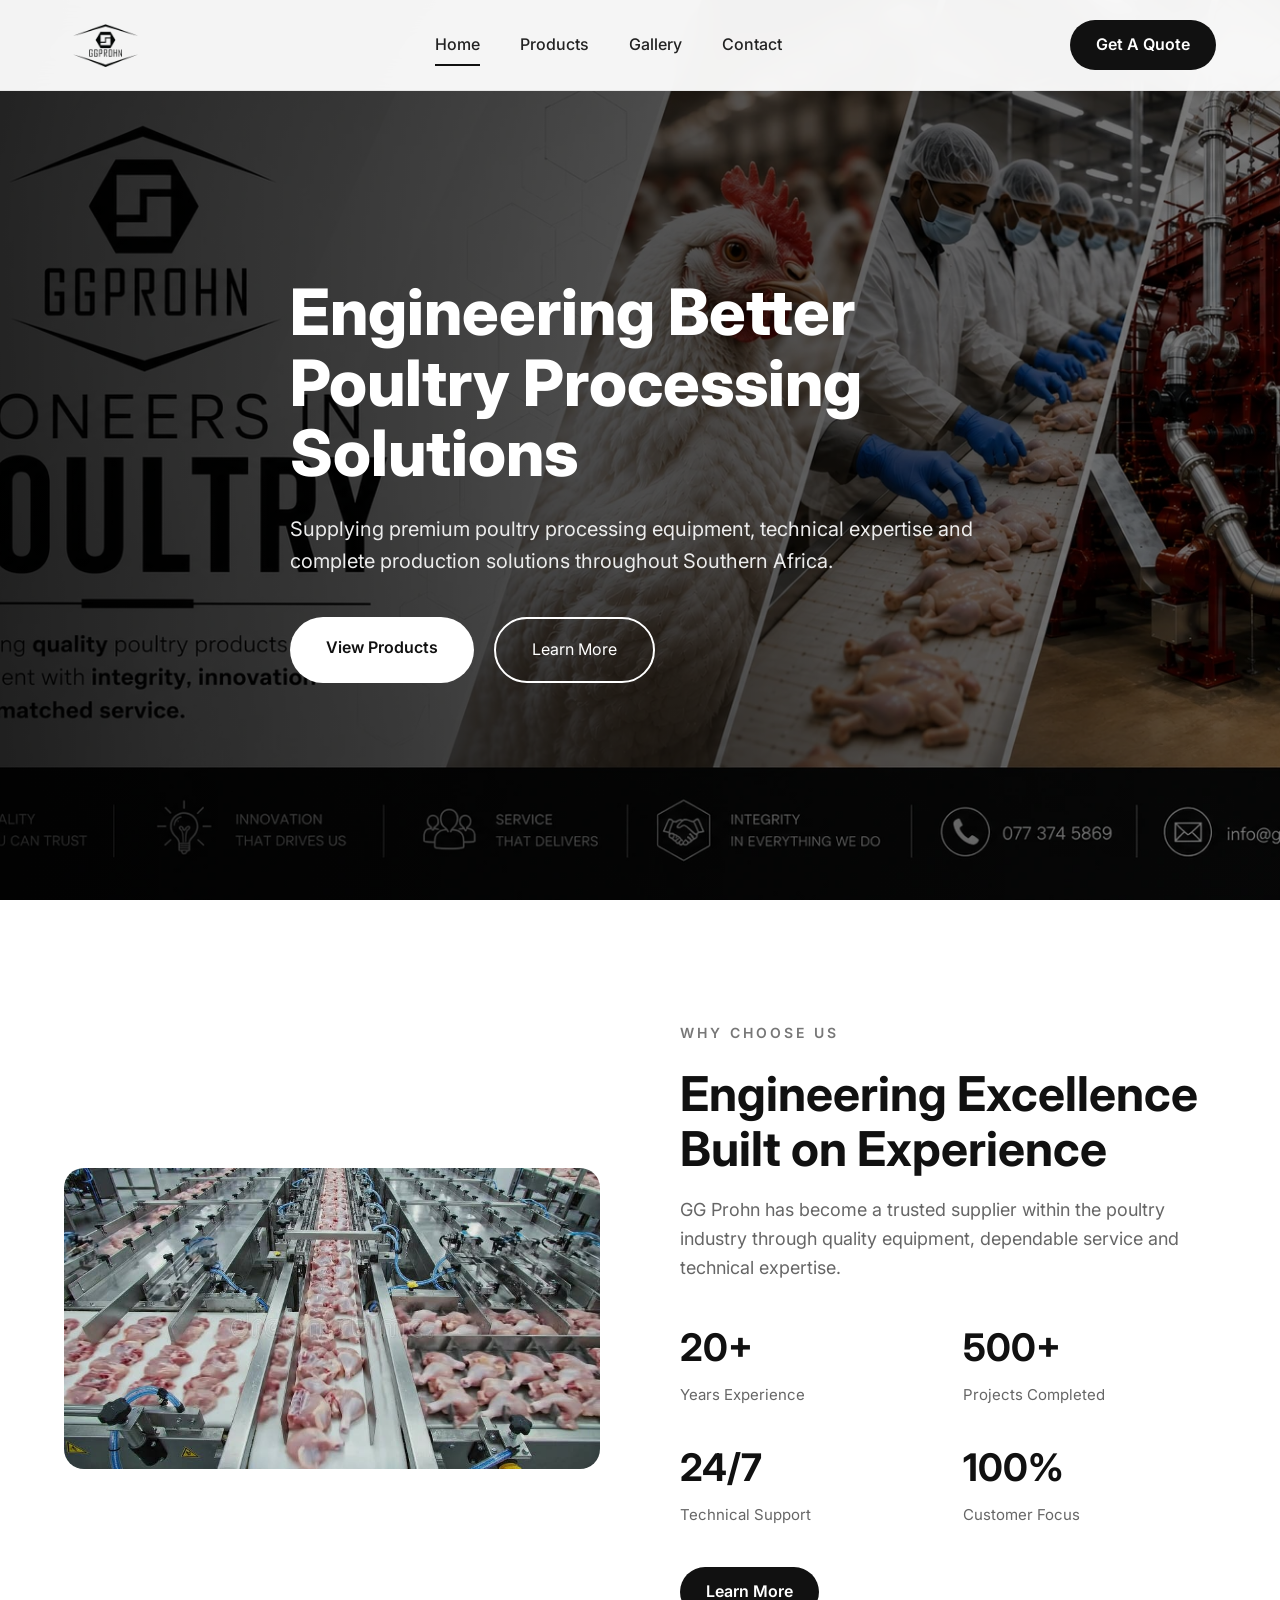
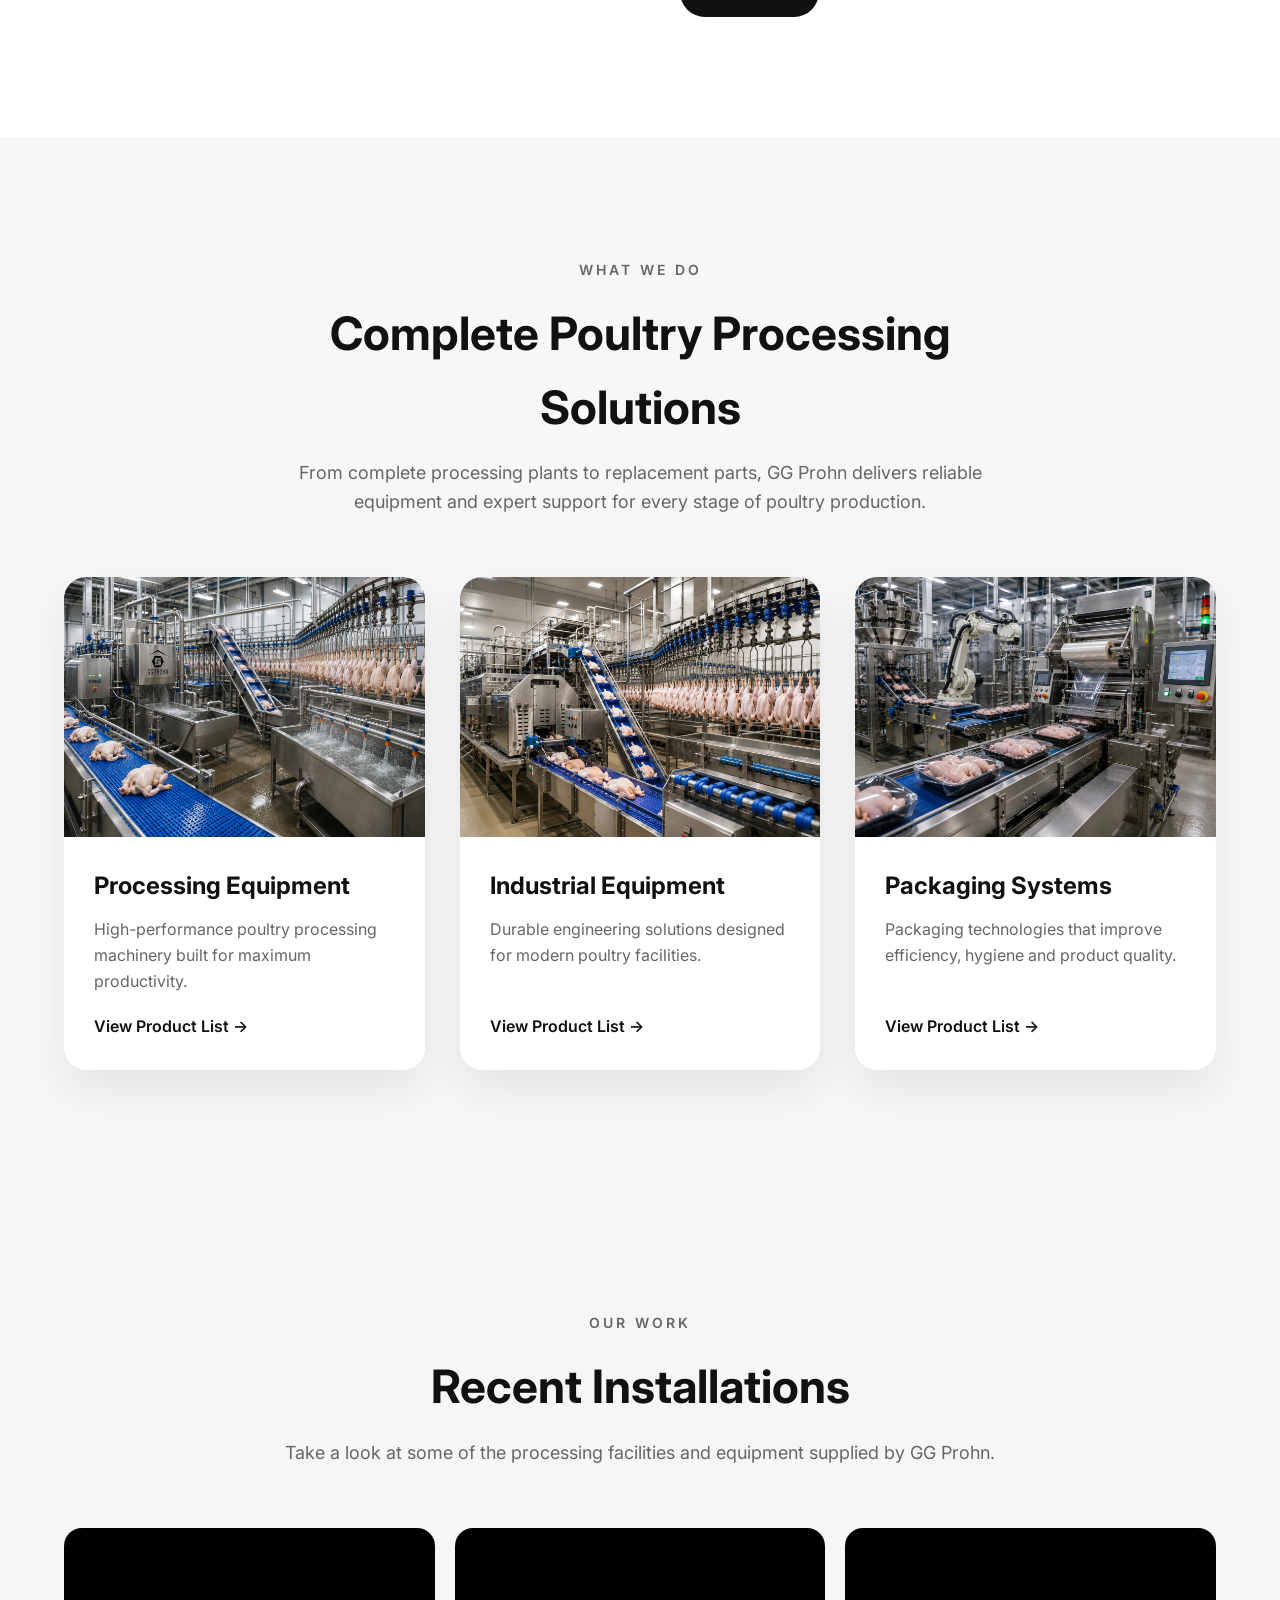
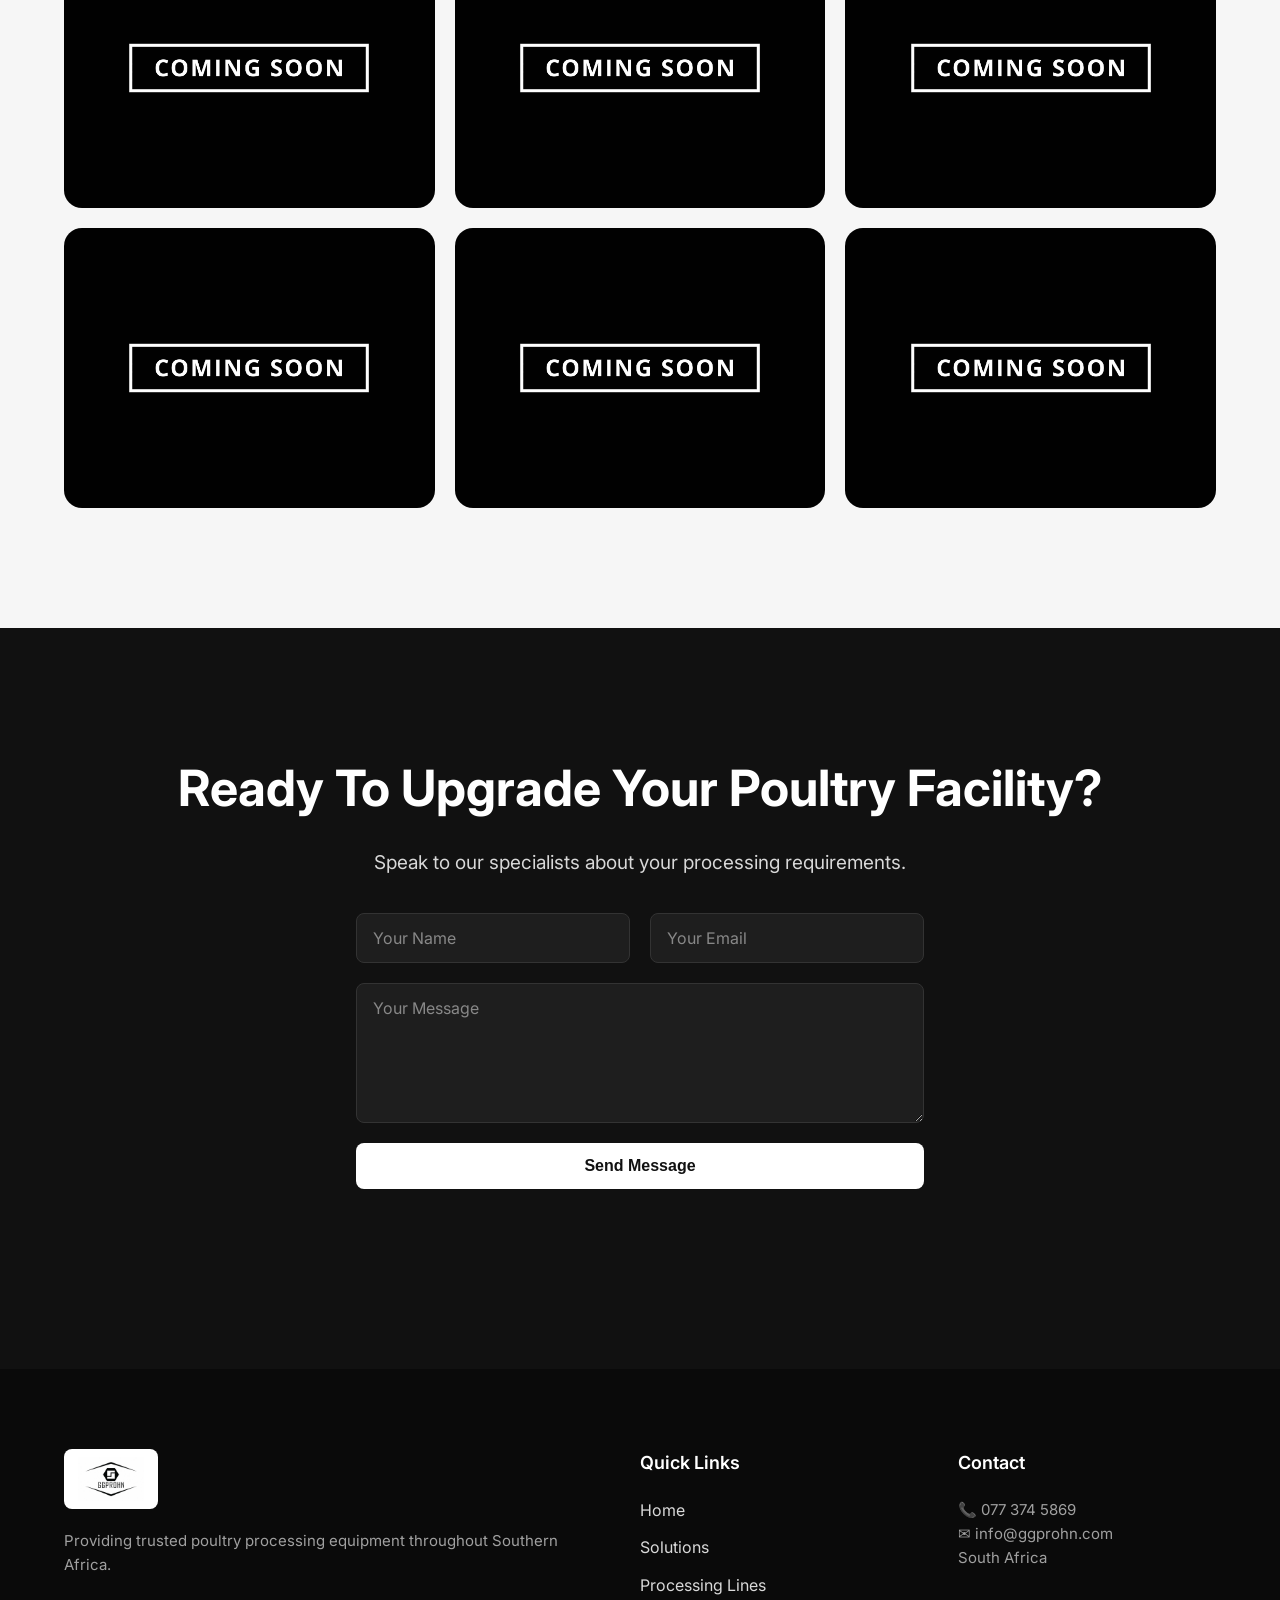
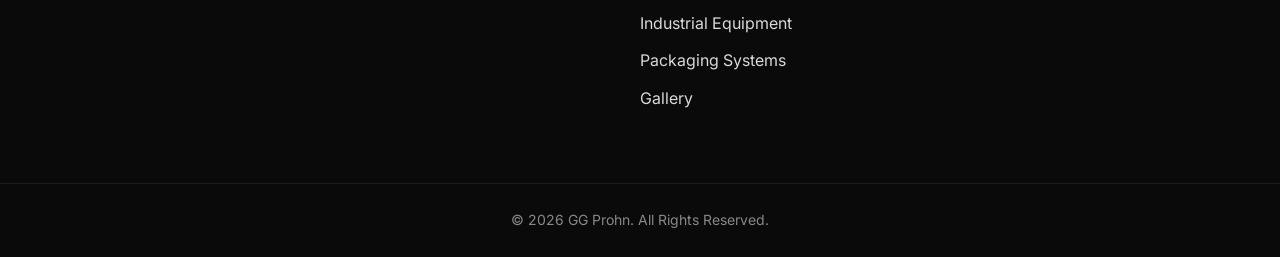
<file: web/index.html>
<!DOCTYPE html>
<html lang="en">

<head>
    <meta charset="UTF-8">
    <meta name="viewport" content="width=device-width, initial-scale=1.0">
    <title>GG Prohn | Poultry Processing Solutions</title>
    <link rel="preconnect" href="https://fonts.googleapis.com">
    <link rel="preconnect" href="https://fonts.gstatic.com" crossorigin>
    <link href="https://fonts.googleapis.com/css2?family=Inter:wght@300;400;500;600;700;800&display=swap"
        rel="stylesheet">
    <link rel="stylesheet" href="css/style.css">
    <link rel="stylesheet" href="https://cdnjs.cloudflare.com/ajax/libs/font-awesome/6.4.0/css/all.min.css">
    <link rel="icon" type="image/x-icon" href="images/logo.ico">
    <base target="_self">
</head>

<body>

    <!-- NAVIGATION -->
    <header>
        <div class="container">
            <a href="index.html" class="logo">
                <img src="images/TLogo.webp" alt="GG Prohn Logo">
            </a>
            <nav id="nav-menu">
                <ul>
                    <li><a href="index.html" class="active">Home</a></li>
                    <li><a href="#solutions">Products</a></li>
                    <li><a href="#gallery">Gallery</a></li>
                    <li><a href="#contact">Contact</a></li>
                </ul>
            </nav>
            <div class="header-actions">
                <a href="#contact" class="btn-nav">Get A Quote</a>
                <button class="mobile-toggle" id="mobile-toggle" aria-label="Toggle Navigation">
                    <i class="fa-solid fa-bars"></i>
                </button>
            </div>
        </div>
    </header>

    <!-- HERO -->
    <section class="hero">
        <div class="overlay"></div>
        <div class="container hero-content">
            <h1>Engineering Better Poultry Processing Solutions</h1>
            <p>Supplying premium poultry processing equipment, technical expertise and complete production solutions
                throughout Southern Africa.</p>
            <div class="hero-buttons">
                <a href="#solutions" class="btn-dark">View Products</a>
                <a href="#contact" class="btn-outline">Learn More</a>
            </div>
        </div>
    </section>

    <!-- WHY CHOOSE US -->
    <section class="why-us">
        <div class="container why-grid">
            <div class="why-image">
                <img src="images/factory.jpg" alt="Factory">
            </div>
            <div class="why-content">
                <span>WHY CHOOSE US</span>
                <h2>Engineering Excellence Built on Experience</h2>
                <p>GG Prohn has become a trusted supplier within the poultry industry through quality equipment,
                    dependable service and technical expertise.</p>
                <div class="features">
                    <div>
                        <h3>20+</h3>
                        <p>Years Experience</p>
                    </div>
                    <div>
                        <h3>500+</h3>
                        <p>Projects Completed</p>
                    </div>
                    <div>
                        <h3>24/7</h3>
                        <p>Technical Support</p>
                    </div>
                    <div>
                        <h3>100%</h3>
                        <p>Customer Focus</p>
                    </div>
                </div>
                <a href="#solutions" class="btn-nav">Learn More</a>
            </div>
        </div>
    </section>

    <!-- FEATURED SOLUTIONS / WHAT WE DO -->
    <section class="solutions" id="solutions">
        <div class="container">
            <div class="section-title">
                <span>WHAT WE DO</span>
                <h2>Complete Poultry Processing Solutions</h2>
                <p>From complete processing plants to replacement parts, GG Prohn delivers reliable equipment and expert
                    support for every stage of poultry production.</p>
            </div>

            <div class="solution-grid">
                <a href="webpages/processing-equipment.html" class="solution-card">
                    <img src="images/processing.webp" alt="Processing Equipment">
                    <div class="solution-content">
                        <h3>Processing Equipment</h3>
                        <p>High-performance poultry processing machinery built for maximum productivity.</p>
                        <span class="solution-link">View Product List &rarr;</span>
                    </div>
                </a>

                <a href="webpages/industrial-equipment.html" class="solution-card">
                    <img src="images/industrial.webp" alt="Industrial Equipment">
                    <div class="solution-content">
                        <h3>Industrial Equipment</h3>
                        <p>Durable engineering solutions designed for modern poultry facilities.</p>
                        <span class="solution-link">View Product List &rarr;</span>
                    </div>
                </a>

                <a href="webpages/packaging-systems.html" class="solution-card">
                    <img src="images/packaging.webp" alt="Packaging Systems">
                    <div class="solution-content">
                        <h3>Packaging Systems</h3>
                        <p>Packaging technologies that improve efficiency, hygiene and product quality.</p>
                        <span class="solution-link">View Product List &rarr;</span>
                    </div>
                </a>
            </div>
        </div>
    </section>

    <!-- PROJECT GALLERY -->
    <section class="gallery" id="gallery">
        <div class="container">
            <div class="section-title">
                <span>OUR WORK</span>
                <h2>Recent Installations</h2>
                <p>Take a look at some of the processing facilities and equipment supplied by GG Prohn.</p>
            </div>
            <div class="gallery-grid">
                <img src="images/coming-soon.jpg" alt="Gallery Installation 1">
                <img src="images/coming-soon.jpg" alt="Gallery Installation 2">
                <img src="images/coming-soon.jpg" alt="Gallery Installation 3">
                <img src="images/coming-soon.jpg" alt="Gallery Installation 4">
                <img src="images/coming-soon.jpg" alt="Gallery Installation 5">
                <img src="images/coming-soon.jpg" alt="Gallery Installation 6">
            </div>
        </div>
    </section>

    <!-- CTA -->
    <section class="cta-dark" id="contact">
        <div class="container">
            <h2>Ready To Upgrade Your Poultry Facility?</h2>
            <p>Speak to our specialists about your processing requirements.</p>
            <form id="contact-form">
                <div class="form-row">
                    <input type="text" name="name" placeholder="Your Name" required>
                    <input type="email" name="email" placeholder="Your Email" required>
                </div>
                <textarea name="message" placeholder="Your Message" required></textarea>
                <button type="submit" class="btn-light">Send Message</button>
                <div id="form-status"></div>
            </form>
        </div>
    </section>

    <!-- FOOTER -->
    <footer>
        <div class="container footer-grid">
            <div>
                <img src="images/logo.webp" alt="GG Prohn Logo" class="footer-logo">
                <p>Providing trusted poultry processing equipment throughout Southern Africa.</p>
            </div>

            <div>
                <h3>Quick Links</h3>
                <a href="index.html">Home</a>
                <a href="index.html#solutions">Solutions</a>
                <a href="webpages/processing-equipment.html">Processing Lines</a>
                <a href="webpages/industrial-equipment.html">Industrial Equipment</a>
                <a href="webpages/packaging-systems.html">Packaging Systems</a>
                <a href="index.html#gallery">Gallery</a>
            </div>

            <div>
                <h3>Contact</h3>
                <p>📞 077 374 5869</p>
                <p>✉ info@ggprohn.com</p>
                <p>South Africa</p>
            </div>
        </div>

        <div class="copyright">
            © 2026 GG Prohn. All Rights Reserved.
        </div>
    </footer>

    <script src="scripts/main.js"></script>
</body>

</html>
</file>
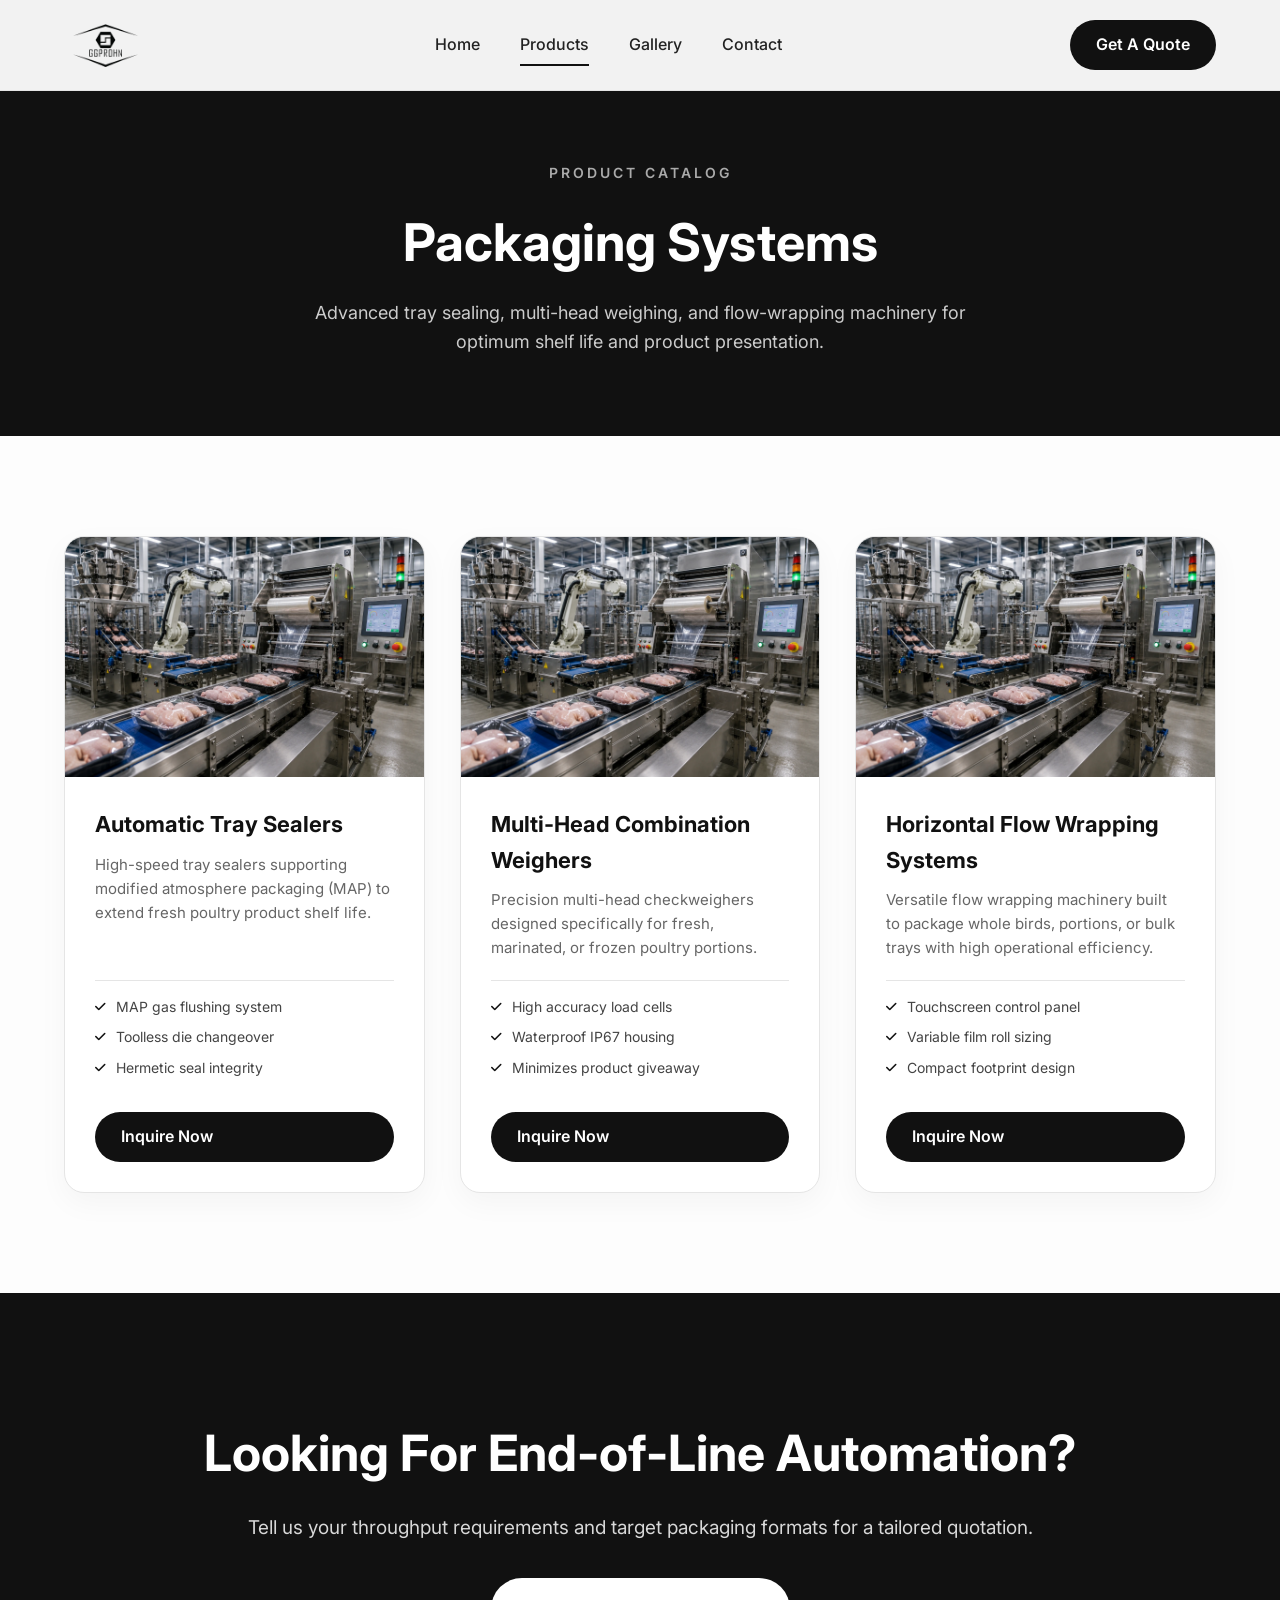
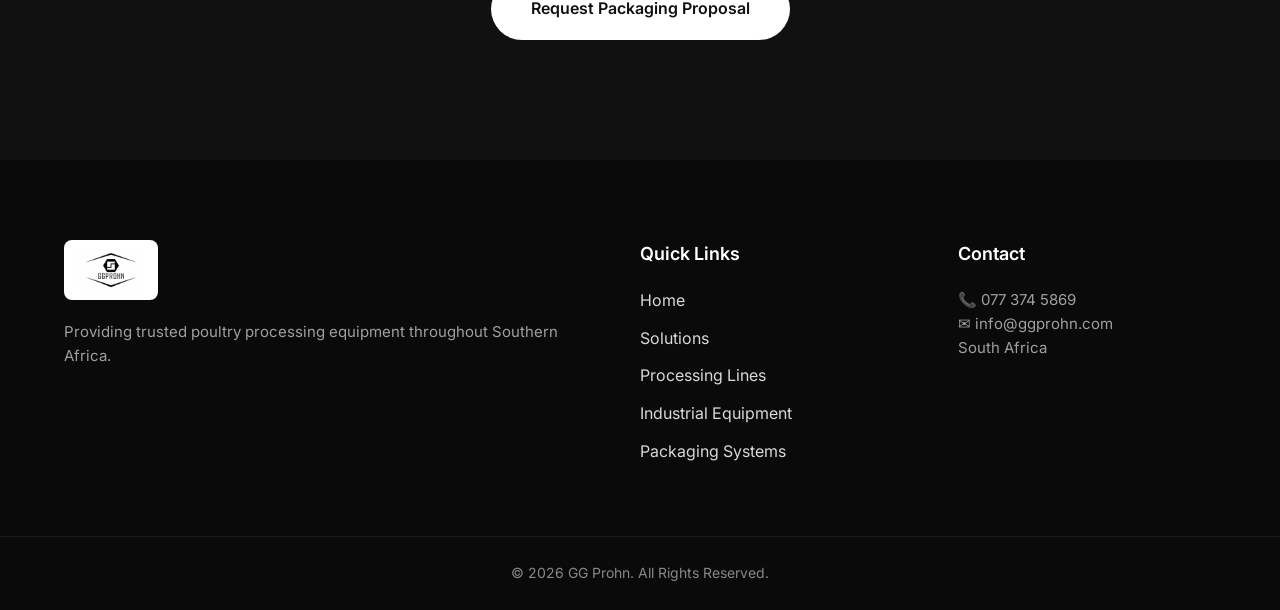
<file: web/packaging-systems.html>
<!DOCTYPE html>
<html lang="en">
<head>
    <meta charset="UTF-8">
    <meta name="viewport" content="width=device-width, initial-scale=1.0">
    <title>Packaging Systems | GG Prohn</title>
    <link rel="preconnect" href="https://fonts.googleapis.com">
    <link rel="preconnect" href="https://fonts.gstatic.com" crossorigin>
    <link href="https://fonts.googleapis.com/css2?family=Inter:wght@300;400;500;600;700;800&display=swap" rel="stylesheet">
    <link rel="stylesheet" href="css/style.css">
    <link rel="stylesheet" href="https://cdnjs.cloudflare.com/ajax/libs/font-awesome/6.4.0/css/all.min.css">
    <link rel="icon" type="image/x-icon" href="images/logo.ico">
</head>
<body>

    <!-- NAVIGATION -->
    <header>
        <div class="container">
            <a href="index.html" class="logo">
                <img src="images/TLogo.webp" alt="GG Prohn Logo">
            </a>
            <nav id="nav-menu">
                <ul>
                    <li><a href="index.html">Home</a></li>
                    <li><a href="index.html#solutions" class="active">Products</a></li>
                    <li><a href="index.html#gallery">Gallery</a></li>
                    <li><a href="#contact">Contact</a></li>
                </ul>
            </nav>
            <div class="header-actions">
                <a href="#contact" class="btn-nav">Get A Quote</a>
                <button class="mobile-toggle" id="mobile-toggle" aria-label="Toggle Navigation">
                    <i class="fa-solid fa-bars"></i>
                </button>
            </div>
        </div>
    </header>

    <!-- PAGE HEADER -->
    <section class="page-header">
        <div class="container">
            <span>Product Catalog</span>
            <h1>Packaging Systems</h1>
            <p>Advanced tray sealing, multi-head weighing, and flow-wrapping machinery for optimum shelf life and product presentation.</p>
        </div>
    </section>

    <!-- PRODUCT LISTING -->
    <section class="product-page-section">
        <div class="container">
            <div class="product-list-grid">
                
                <div class="product-item-card">
                    <img src="images/packaging.webp" alt="Tray Sealing Machines" class="product-item-img">
                    <div class="product-item-info">
                        <h3>Automatic Tray Sealers</h3>
                        <p>High-speed tray sealers supporting modified atmosphere packaging (MAP) to extend fresh poultry product shelf life.</p>
                        <ul class="spec-list">
                            <li><i class="fa-solid fa-check"></i> MAP gas flushing system</li>
                            <li><i class="fa-solid fa-check"></i> Toolless die changeover</li>
                            <li><i class="fa-solid fa-check"></i> Hermetic seal integrity</li>
                        </ul>
                        <a href="#contact" class="btn-nav">Inquire Now</a>
                    </div>
                </div>

                <div class="product-item-card">
                    <img src="images/packaging.webp" alt="Multi-Head Combination Weighers" class="product-item-img">
                    <div class="product-item-info">
                        <h3>Multi-Head Combination Weighers</h3>
                        <p>Precision multi-head checkweighers designed specifically for fresh, marinated, or frozen poultry portions.</p>
                        <ul class="spec-list">
                            <li><i class="fa-solid fa-check"></i> High accuracy load cells</li>
                            <li><i class="fa-solid fa-check"></i> Waterproof IP67 housing</li>
                            <li><i class="fa-solid fa-check"></i> Minimizes product giveaway</li>
                        </ul>
                        <a href="#contact" class="btn-nav">Inquire Now</a>
                    </div>
                </div>

                <div class="product-item-card">
                    <img src="images/packaging.webp" alt="Horizontal Flow Wrappers" class="product-item-img">
                    <div class="product-item-info">
                        <h3>Horizontal Flow Wrapping Systems</h3>
                        <p>Versatile flow wrapping machinery built to package whole birds, portions, or bulk trays with high operational efficiency.</p>
                        <ul class="spec-list">
                            <li><i class="fa-solid fa-check"></i> Touchscreen control panel</li>
                            <li><i class="fa-solid fa-check"></i> Variable film roll sizing</li>
                            <li><i class="fa-solid fa-check"></i> Compact footprint design</li>
                        </ul>
                        <a href="#contact" class="btn-nav">Inquire Now</a>
                    </div>
                </div>

            </div>
        </div>
    </section>

    <!-- CTA -->
    <section class="cta-dark" id="contact">
        <div class="container">
            <h2>Looking For End-of-Line Automation?</h2>
            <p>Tell us your throughput requirements and target packaging formats for a tailored quotation.</p>
            <a href="mailto:info@ggprohn.com" class="btn-light">Request Packaging Proposal</a>
        </div>
    </section>

    <!-- FOOTER -->
    <footer>
        <div class="container footer-grid">
            <div>
                <img src="images/logo.webp" alt="GG Prohn Logo" class="footer-logo">
                <p>Providing trusted poultry processing equipment throughout Southern Africa.</p>
            </div>

            <div>
                <h3>Quick Links</h3>
                <a href="index.html">Home</a>
                <a href="index.html#solutions">Solutions</a>
                <a href="processing-equipment.html">Processing Lines</a>
                <a href="industrial-equipment.html">Industrial Equipment</a>
                <a href="packaging-systems.html">Packaging Systems</a>
            </div>

            <div>
                <h3>Contact</h3>
                <p>📞 077 374 5869</p>
                <p>✉ info@ggprohn.com</p>
                <p>South Africa</p>
            </div>
        </div>

        <div class="copyright">
            © 2026 GG Prohn. All Rights Reserved.
        </div>
    </footer>

    <script src="main.js"></script>
</body>
</html>
</file>
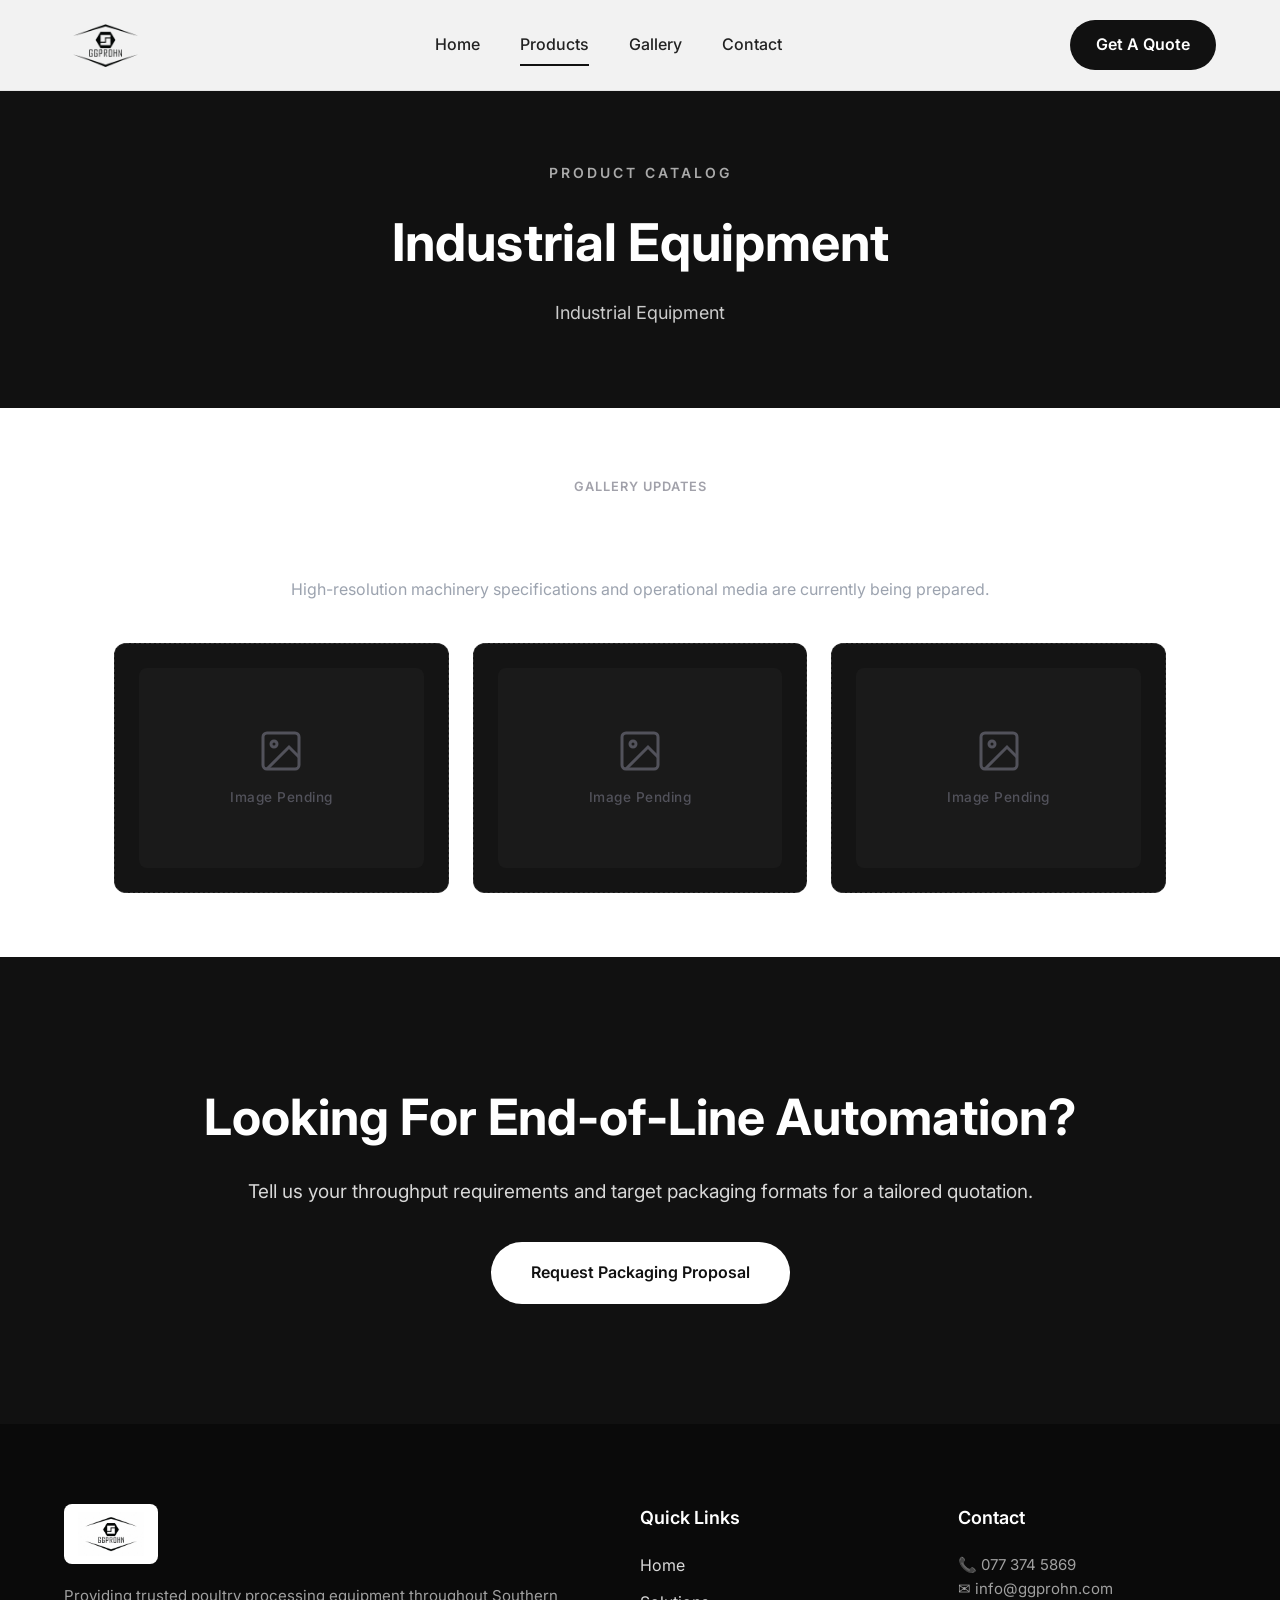
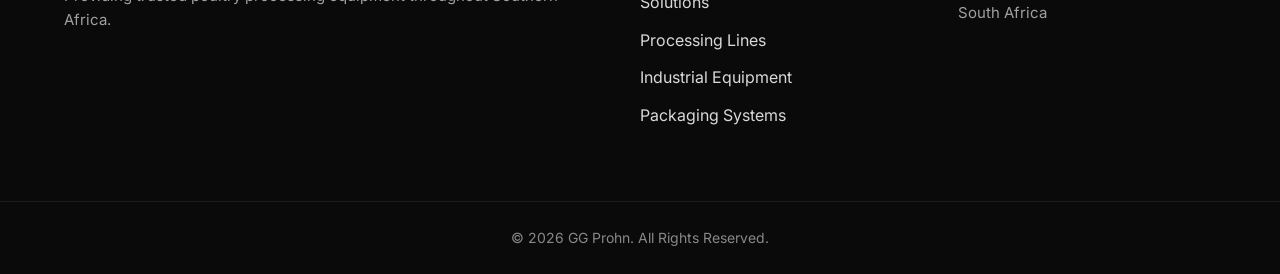
<file: web/webpages/industrial-equipment.html>
<!DOCTYPE html>
<html lang="en">

<head>
    <meta charset="UTF-8">
    <meta name="viewport" content="width=device-width, initial-scale=1.0">
    <title>Processing Equipment | GG Prohn</title>
    <link rel="preconnect" href="https://fonts.googleapis.com">
    <link rel="preconnect" href="https://fonts.gstatic.com" crossorigin>
    <link href="https://fonts.googleapis.com/css2?family=Inter:wght@300;400;500;600;700;800&display=swap"
        rel="stylesheet">
    <link rel="stylesheet" href="../css/style.css">
    <link rel="stylesheet" href="https://cdnjs.cloudflare.com/ajax/libs/font-awesome/6.4.0/css/all.min.css">
    <link rel="icon" type="image/x-icon" href="../images/logo.ico">
</head>

<body>

    <!-- NAVIGATION -->
    <header>
        <div class="container">
            <a href="../index.html" class="logo">
                <img src="../images/TLogo.webp" alt="GG Prohn Logo">
            </a>
            <nav id="nav-menu">
                <ul>
                    <li><a href="../index.html">Home</a></li>
                    <li><a href="../index.html#solutions" class="active">Products</a></li>
                    <li><a href="../index.html#gallery">Gallery</a></li>
                    <li><a href="#contact">Contact</a></li>
                </ul>
            </nav>
            <div class="header-actions">
                <a href="#contact" class="btn-nav">Get A Quote</a>
                <button class="mobile-toggle" id="mobile-toggle" aria-label="Toggle Navigation">
                    <i class="fa-solid fa-bars"></i>
                </button>
            </div>
        </div>
    </header>

    <!-- PAGE HEADER -->
    <section class="page-header">
        <div class="container">
            <span>Product Catalog</span>
            <h1>Industrial Equipment</h1>
            <p>Industrial Equipment</p>
        </div>
    </section>

    <!-- Coming Soon Section -->
    <section class="coming-soon-container">
        <div class="coming-soon-header">
            <span class="coming-soon-badge">Gallery Updates</span>
            <h2>Equipment Showcase Coming Soon</h2>
            <p>High-resolution machinery specifications and operational media are currently being prepared.</p>
        </div>

        <div class="coming-soon-grid">
            <div class="placeholder-card">
                <div class="image-placeholder">
                    <svg width="48" height="48" viewBox="0 0 24 24" fill="none" stroke="currentColor"
                        stroke-width="1.5">
                        <rect x="3" y="3" width="18" height="18" rx="2" ry="2" />
                        <circle cx="8.5" cy="8.5" r="1.5" />
                        <polyline points="21 15 16 10 5 21" />
                    </svg>
                    <span>Image Pending</span>
                </div>
            </div>

            <div class="placeholder-card">
                <div class="image-placeholder">
                    <svg width="48" height="48" viewBox="0 0 24 24" fill="none" stroke="currentColor"
                        stroke-width="1.5">
                        <rect x="3" y="3" width="18" height="18" rx="2" ry="2" />
                        <circle cx="8.5" cy="8.5" r="1.5" />
                        <polyline points="21 15 16 10 5 21" />
                    </svg>
                    <span>Image Pending</span>
                </div>
            </div>

            <div class="placeholder-card">
                <div class="image-placeholder">
                    <svg width="48" height="48" viewBox="0 0 24 24" fill="none" stroke="currentColor"
                        stroke-width="1.5">
                        <rect x="3" y="3" width="18" height="18" rx="2" ry="2" />
                        <circle cx="8.5" cy="8.5" r="1.5" />
                        <polyline points="21 15 16 10 5 21" />
                    </svg>
                    <span>Image Pending</span>
                </div>
            </div>
        </div>
    </section>

    <!-- PRODUCT LISTING -->
    <!-- <section class="product-page-section">
        <div class="container">
            <div class="product-list-grid">
                
                <div class="product-item-card">
                    <img src="../images/packaging.webp" alt="Tray Sealing Machines" class="product-item-img">
                    <div class="product-item-info">
                        <h3>Processing Equipment</h3>
                        <p>Cut and do stuff</p>
                        <ul class="spec-list">
                            <li><i class="fa-solid fa-check"></i> Efficient</li>
                            <li><i class="fa-solid fa-check"></i> Change anything you want </li>
                            <li><i class="fa-solid fa-check"></i> Thanks for coming</li>
                        </ul>
                        <a href="#contact" class="btn-dark">Inquire Now</a>
                    </div>
                </div>

                <div class="product-item-card">
                    <img src="../images/packaging.webp" alt="Multi-Head Combination Weighers" class="product-item-img">
                    <div class="product-item-info">
                        <h3>Multi-Head Combination Weighers</h3>
                        <p>Precision multi-head checkweighers designed specifically for fresh, marinated, or frozen poultry portions.</p>
                        <ul class="spec-list">
                            <li><i class="fa-solid fa-check"></i> High accuracy load cells</li>
                            <li><i class="fa-solid fa-check"></i> Waterproof IP67 housing</li>
                            <li><i class="fa-solid fa-check"></i> Minimizes product giveaway</li>
                        </ul>
                        <a href="#contact" class="btn-dark">Inquire Now</a>
                    </div>
                </div>

                <div class="product-item-card">
                    <img src="../images/packaging.webp" alt="Horizontal Flow Wrappers" class="product-item-img">
                    <div class="product-item-info">
                        <h3>Horizontal Flow Wrapping Systems</h3>
                        <p>Versatile flow wrapping machinery built to package whole birds, portions, or bulk trays with high operational efficiency.</p>
                        <ul class="spec-list">
                            <li><i class="fa-solid fa-check"></i> Touchscreen control panel</li>
                            <li><i class="fa-solid fa-check"></i> Variable film roll sizing</li>
                            <li><i class="fa-solid fa-check"></i> Compact footprint design</li>
                        </ul>
                        <a href="#contact" class="btn-dark">Inquire Now</a>
                    </div>
                </div>

            </div>
        </div>
    </section> -->

    <!-- CTA -->
    <section class="cta-dark" id="contact">
        <div class="container">
            <h2>Looking For End-of-Line Automation?</h2>
            <p>Tell us your throughput requirements and target packaging formats for a tailored quotation.</p>
            <a href="mailto:info@ggprohn.com" class="btn-light">Request Packaging Proposal</a>
        </div>
    </section>

    <!-- FOOTER -->
    <footer>
        <div class="container footer-grid">
            <div>
                <img src="../images/logo.webp" alt="GG Prohn Logo" class="footer-logo">
                <p>Providing trusted poultry processing equipment throughout Southern Africa.</p>
            </div>

            <div>
                <h3>Quick Links</h3>
                <a href="../index.html">Home</a>
                <a href="../index.html#solutions">Solutions</a>
                <a href="processing-equipment.html">Processing Lines</a>
                <a href="industrial-equipment.html">Industrial Equipment</a>
                <a href="packaging-systems.html">Packaging Systems</a>
            </div>

            <div>
                <h3>Contact</h3>
                <p>📞 077 374 5869</p>
                <p>✉ info@ggprohn.com</p>
                <p>South Africa</p>
            </div>
        </div>

        <div class="copyright">
            © 2026 GG Prohn. All Rights Reserved.
        </div>
    </footer>

    <script src="../scripts/main.js"></script>
</body>

</html>
</file>
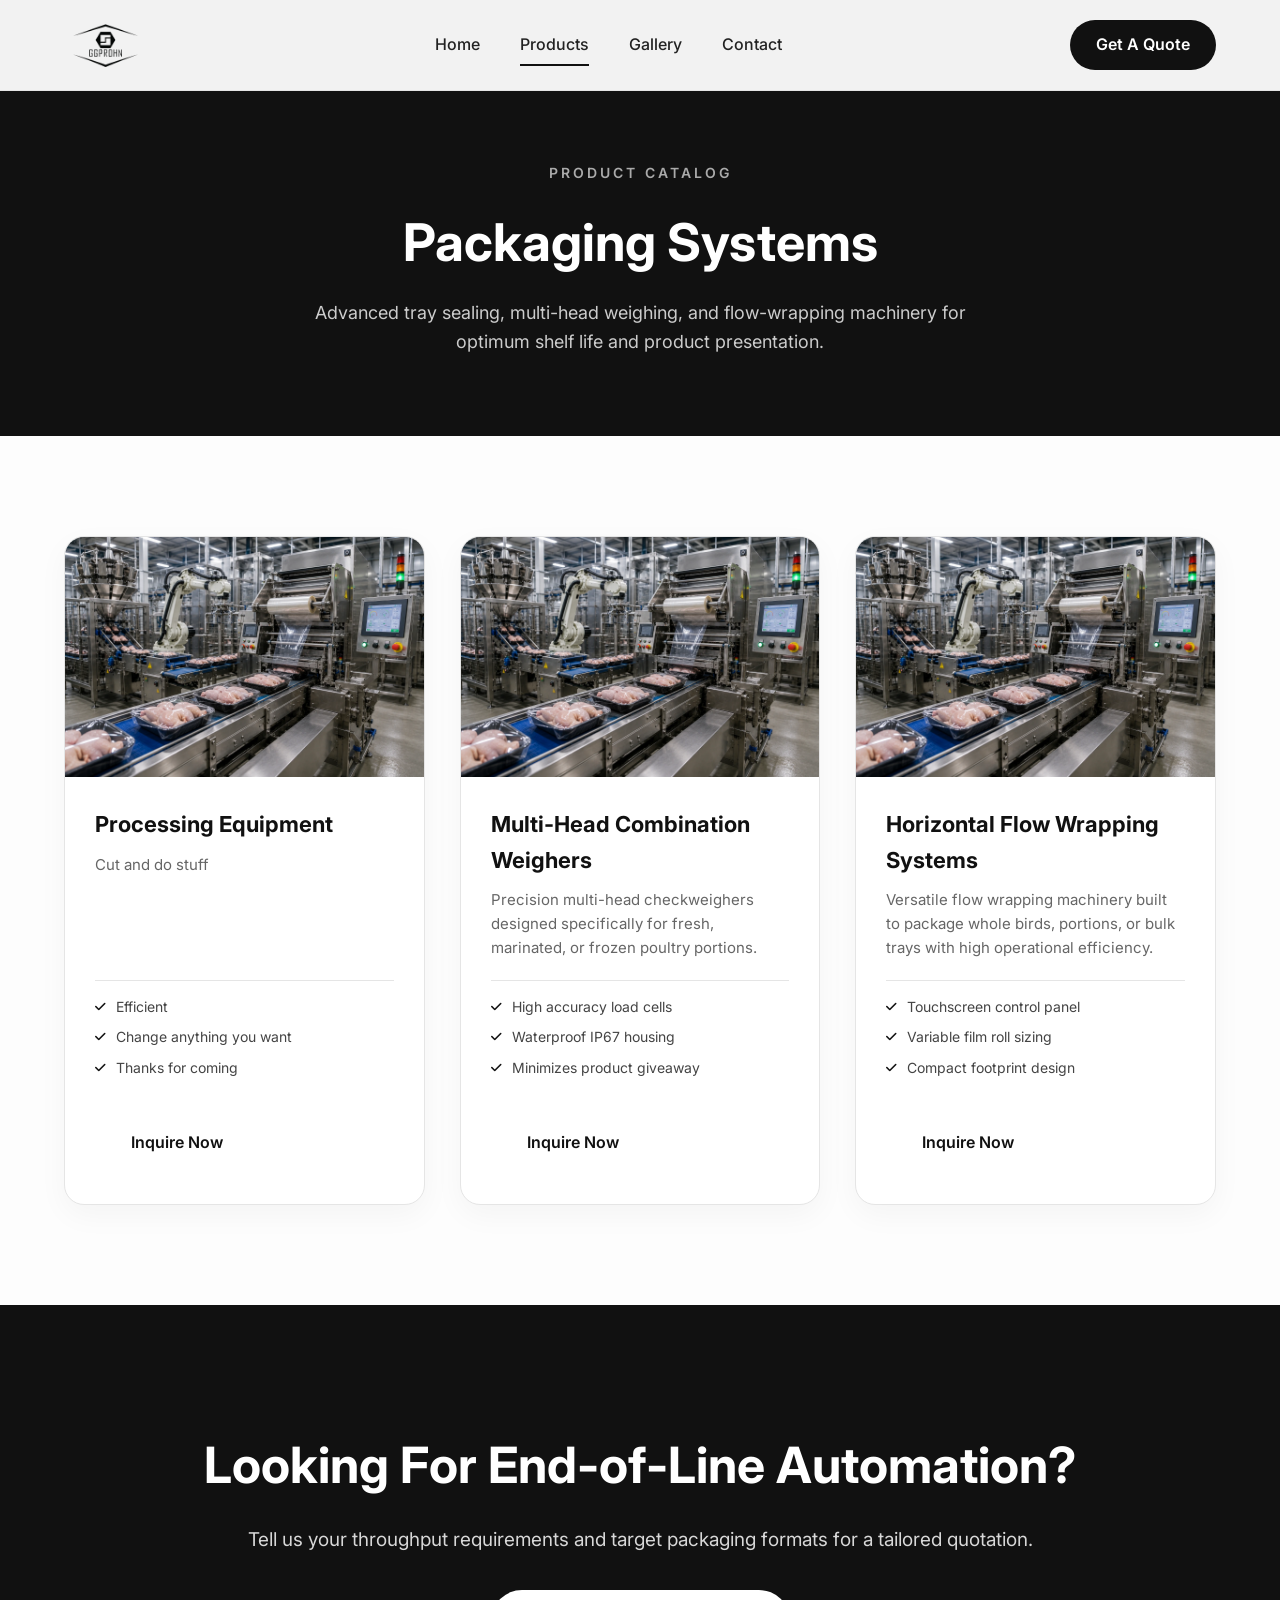
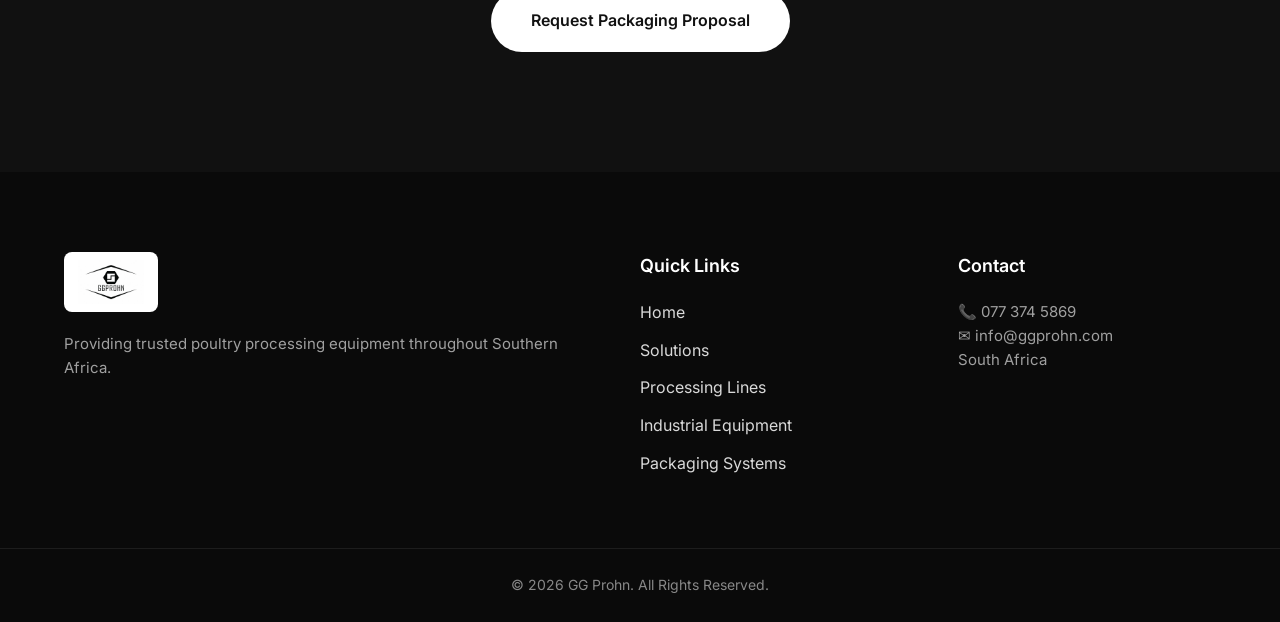
<file: web/webpages/packaging-systems.html>
<!DOCTYPE html>
<html lang="en">

<head>
    <meta charset="UTF-8">
    <meta name="viewport" content="width=device-width, initial-scale=1.0">
    <title>Processing Equipment | GG Prohn</title>
    <link rel="preconnect" href="https://fonts.googleapis.com">
    <link rel="preconnect" href="https://fonts.gstatic.com" crossorigin>
    <link href="https://fonts.googleapis.com/css2?family=Inter:wght@300;400;500;600;700;800&display=swap"
        rel="stylesheet">
    <link rel="stylesheet" href="../css/style.css">
    <link rel="stylesheet" href="https://cdnjs.cloudflare.com/ajax/libs/font-awesome/6.4.0/css/all.min.css">
    <link rel="icon" type="image/x-icon" href="../images/logo.ico">
</head>

<body>

    <!-- NAVIGATION -->
    <header>
        <div class="container">
            <a href="../index.html" class="logo">
                <img src="../images/TLogo.webp" alt="GG Prohn Logo">
            </a>
            <nav id="nav-menu">
                <ul>
                    <li><a href="../index.html">Home</a></li>
                    <li><a href="../index.html#solutions" class="active">Products</a></li>
                    <li><a href="../index.html#gallery">Gallery</a></li>
                    <li><a href="#contact">Contact</a></li>
                </ul>
            </nav>
            <div class="header-actions">
                <a href="#contact" class="btn-nav">Get A Quote</a>
                <button class="mobile-toggle" id="mobile-toggle" aria-label="Toggle Navigation">
                    <i class="fa-solid fa-bars"></i>
                </button>
            </div>
        </div>
    </header>

    <!-- PAGE HEADER -->
    <section class="page-header">
        <div class="container">
            <span>Product Catalog</span>
            <h1>Packaging Systems</h1>
            <p>Advanced tray sealing, multi-head weighing, and flow-wrapping machinery for optimum shelf life and
                product presentation.</p>
        </div>
    </section>

    <!-- PRODUCT LISTING -->
    <section class="product-page-section">
        <div class="container">
            <div class="product-list-grid">

                <div class="product-item-card">
                    <img src="../images/packaging.webp" alt="Tray Sealing Machines" class="product-item-img">
                    <div class="product-item-info">
                        <h3>Processing Equipment</h3>
                        <p>Cut and do stuff</p>
                        <ul class="spec-list">
                            <li><i class="fa-solid fa-check"></i> Efficient</li>
                            <li><i class="fa-solid fa-check"></i> Change anything you want </li>
                            <li><i class="fa-solid fa-check"></i> Thanks for coming</li>
                        </ul>
                        <a href="#contact" class="btn-dark">Inquire Now</a>
                    </div>
                </div>

                <div class="product-item-card">
                    <img src="../images/packaging.webp" alt="Multi-Head Combination Weighers" class="product-item-img">
                    <div class="product-item-info">
                        <h3>Multi-Head Combination Weighers</h3>
                        <p>Precision multi-head checkweighers designed specifically for fresh, marinated, or frozen
                            poultry portions.</p>
                        <ul class="spec-list">
                            <li><i class="fa-solid fa-check"></i> High accuracy load cells</li>
                            <li><i class="fa-solid fa-check"></i> Waterproof IP67 housing</li>
                            <li><i class="fa-solid fa-check"></i> Minimizes product giveaway</li>
                        </ul>
                        <a href="#contact" class="btn-dark">Inquire Now</a>
                    </div>
                </div>

                <div class="product-item-card">
                    <img src="../images/packaging.webp" alt="Horizontal Flow Wrappers" class="product-item-img">
                    <div class="product-item-info">
                        <h3>Horizontal Flow Wrapping Systems</h3>
                        <p>Versatile flow wrapping machinery built to package whole birds, portions, or bulk trays with
                            high operational efficiency.</p>
                        <ul class="spec-list">
                            <li><i class="fa-solid fa-check"></i> Touchscreen control panel</li>
                            <li><i class="fa-solid fa-check"></i> Variable film roll sizing</li>
                            <li><i class="fa-solid fa-check"></i> Compact footprint design</li>
                        </ul>
                        <a href="#contact" class="btn-dark">Inquire Now</a>
                    </div>
                </div>

            </div>
        </div>
    </section>

    <!-- CTA -->
    <section class="cta-dark" id="contact">
        <div class="container">
            <h2>Looking For End-of-Line Automation?</h2>
            <p>Tell us your throughput requirements and target packaging formats for a tailored quotation.</p>
            <a href="mailto:info@ggprohn.com" class="btn-light">Request Packaging Proposal</a>
        </div>
    </section>

    <!-- FOOTER -->
    <footer>
        <div class="container footer-grid">
            <div>
                <img src="../images/logo.webp" alt="GG Prohn Logo" class="footer-logo">
                <p>Providing trusted poultry processing equipment throughout Southern Africa.</p>
            </div>

            <div>
                <h3>Quick Links</h3>
                <a href="../index.html">Home</a>
                <a href="../index.html#solutions">Solutions</a>
                <a href="processing-equipment.html">Processing Lines</a>
                <a href="industrial-equipment.html">Industrial Equipment</a>
                <a href="packaging-systems.html">Packaging Systems</a>
            </div>

            <div>
                <h3>Contact</h3>
                <p>📞 077 374 5869</p>
                <p>✉ info@ggprohn.com</p>
                <p>South Africa</p>
            </div>
        </div>

        <div class="copyright">
            © 2026 GG Prohn. All Rights Reserved.
        </div>
    </footer>

    <script src="../scripts/main.js"></script>
</body>

</html>
</file>
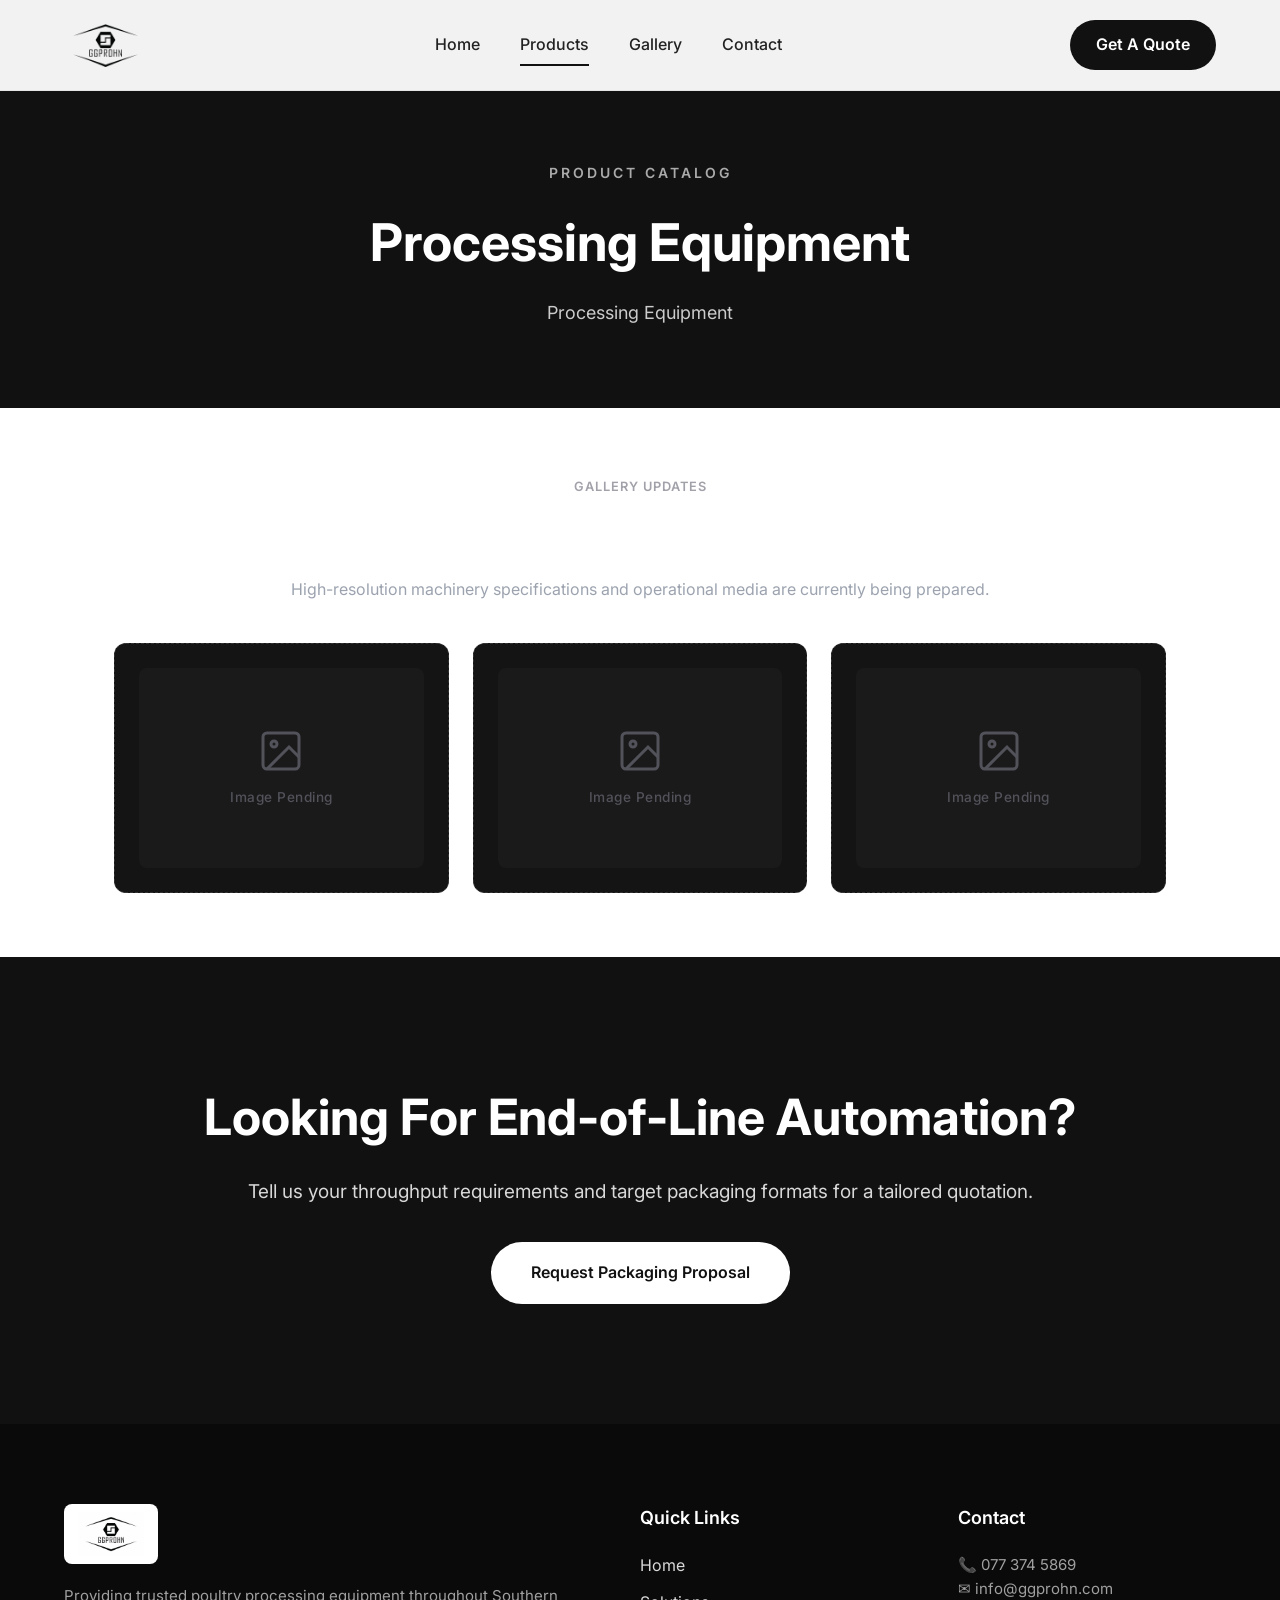
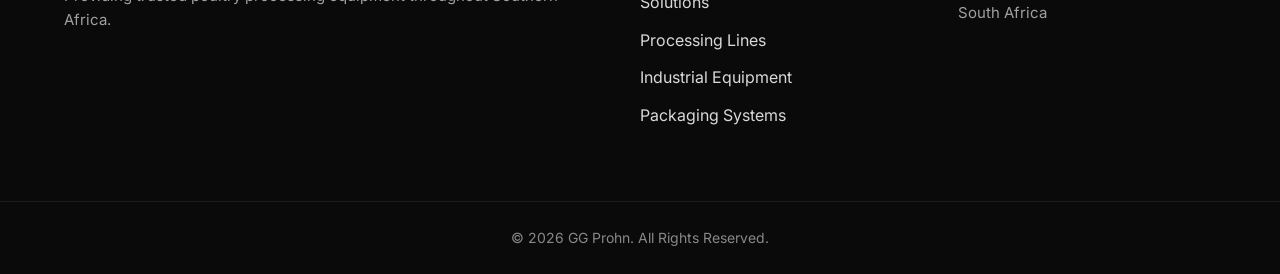
<file: web/webpages/processing-equipment.html>
<!DOCTYPE html>
<html lang="en">

<head>
    <meta charset="UTF-8">
    <meta name="viewport" content="width=device-width, initial-scale=1.0">
    <title>Processing Equipment | GG Prohn</title>
    <link rel="preconnect" href="https://fonts.googleapis.com">
    <link rel="preconnect" href="https://fonts.gstatic.com" crossorigin>
    <link href="https://fonts.googleapis.com/css2?family=Inter:wght@300;400;500;600;700;800&display=swap"
        rel="stylesheet">
    <link rel="stylesheet" href="../css/style.css">
    <link rel="stylesheet" href="https://cdnjs.cloudflare.com/ajax/libs/font-awesome/6.4.0/css/all.min.css">
    <link rel="icon" type="image/x-icon" href="../images/logo.ico">
</head>

<body>

    <!-- NAVIGATION -->
    <header>
        <div class="container">
            <a href="../index.html" class="logo">
                <img src="../images/TLogo.webp" alt="GG Prohn Logo">
            </a>
            <nav id="nav-menu">
                <ul>
                    <li><a href="../index.html">Home</a></li>
                    <li><a href="../index.html#solutions" class="active">Products</a></li>
                    <li><a href="../index.html#gallery">Gallery</a></li>
                    <li><a href="#contact">Contact</a></li>
                </ul>
            </nav>
            <div class="header-actions">
                <a href="#contact" class="btn-nav">Get A Quote</a>
                <button class="mobile-toggle" id="mobile-toggle" aria-label="Toggle Navigation">
                    <i class="fa-solid fa-bars"></i>
                </button>
            </div>
        </div>
    </header>

    <!-- PAGE HEADER -->
    <section class="page-header">
        <div class="container">
            <span>Product Catalog</span>
            <h1>Processing Equipment</h1>
            <p>Processing Equipment</p>
        </div>
    </section>

    <!-- Coming Soon Section -->
    <section class="coming-soon-container">
        <div class="coming-soon-header">
            <span class="coming-soon-badge">Gallery Updates</span>
            <h2>Equipment Showcase Coming Soon</h2>
            <p>High-resolution machinery specifications and operational media are currently being prepared.</p>
        </div>

        <div class="coming-soon-grid">
            <div class="placeholder-card">
                <div class="image-placeholder">
                    <svg width="48" height="48" viewBox="0 0 24 24" fill="none" stroke="currentColor"
                        stroke-width="1.5">
                        <rect x="3" y="3" width="18" height="18" rx="2" ry="2" />
                        <circle cx="8.5" cy="8.5" r="1.5" />
                        <polyline points="21 15 16 10 5 21" />
                    </svg>
                    <span>Image Pending</span>
                </div>
            </div>

            <div class="placeholder-card">
                <div class="image-placeholder">
                    <svg width="48" height="48" viewBox="0 0 24 24" fill="none" stroke="currentColor"
                        stroke-width="1.5">
                        <rect x="3" y="3" width="18" height="18" rx="2" ry="2" />
                        <circle cx="8.5" cy="8.5" r="1.5" />
                        <polyline points="21 15 16 10 5 21" />
                    </svg>
                    <span>Image Pending</span>
                </div>
            </div>

            <div class="placeholder-card">
                <div class="image-placeholder">
                    <svg width="48" height="48" viewBox="0 0 24 24" fill="none" stroke="currentColor"
                        stroke-width="1.5">
                        <rect x="3" y="3" width="18" height="18" rx="2" ry="2" />
                        <circle cx="8.5" cy="8.5" r="1.5" />
                        <polyline points="21 15 16 10 5 21" />
                    </svg>
                    <span>Image Pending</span>
                </div>
            </div>
        </div>
    </section>

    <!-- PRODUCT LISTING -->
    <!-- <section class="product-page-section">
        <div class="container">
            <div class="product-list-grid">
                
                <div class="product-item-card">
                    <img src="../images/packaging.webp" alt="Tray Sealing Machines" class="product-item-img">
                    <div class="product-item-info">
                        <h3>Processing Equipment</h3>
                        <p>Cut and do stuff</p>
                        <ul class="spec-list">
                            <li><i class="fa-solid fa-check"></i> Efficient</li>
                            <li><i class="fa-solid fa-check"></i> Change anything you want </li>
                            <li><i class="fa-solid fa-check"></i> Thanks for coming</li>
                        </ul>
                        <a href="#contact" class="btn-dark">Inquire Now</a>
                    </div>
                </div>

                <div class="product-item-card">
                    <img src="../images/packaging.webp" alt="Multi-Head Combination Weighers" class="product-item-img">
                    <div class="product-item-info">
                        <h3>Multi-Head Combination Weighers</h3>
                        <p>Precision multi-head checkweighers designed specifically for fresh, marinated, or frozen poultry portions.</p>
                        <ul class="spec-list">
                            <li><i class="fa-solid fa-check"></i> High accuracy load cells</li>
                            <li><i class="fa-solid fa-check"></i> Waterproof IP67 housing</li>
                            <li><i class="fa-solid fa-check"></i> Minimizes product giveaway</li>
                        </ul>
                        <a href="#contact" class="btn-dark">Inquire Now</a>
                    </div>
                </div>

                <div class="product-item-card">
                    <img src="../images/packaging.webp" alt="Horizontal Flow Wrappers" class="product-item-img">
                    <div class="product-item-info">
                        <h3>Horizontal Flow Wrapping Systems</h3>
                        <p>Versatile flow wrapping machinery built to package whole birds, portions, or bulk trays with high operational efficiency.</p>
                        <ul class="spec-list">
                            <li><i class="fa-solid fa-check"></i> Touchscreen control panel</li>
                            <li><i class="fa-solid fa-check"></i> Variable film roll sizing</li>
                            <li><i class="fa-solid fa-check"></i> Compact footprint design</li>
                        </ul>
                        <a href="#contact" class="btn-dark">Inquire Now</a>
                    </div>
                </div>

            </div>
        </div>
    </section> -->

    <!-- CTA -->
    <section class="cta-dark" id="contact">
        <div class="container">
            <h2>Looking For End-of-Line Automation?</h2>
            <p>Tell us your throughput requirements and target packaging formats for a tailored quotation.</p>
            <a href="mailto:info@ggprohn.com" class="btn-light">Request Packaging Proposal</a>
        </div>
    </section>

    <!-- FOOTER -->
    <footer>
        <div class="container footer-grid">
            <div>
                <img src="../images/logo.webp" alt="GG Prohn Logo" class="footer-logo">
                <p>Providing trusted poultry processing equipment throughout Southern Africa.</p>
            </div>

            <div>
                <h3>Quick Links</h3>
                <a href="../index.html">Home</a>
                <a href="../index.html#solutions">Solutions</a>
                <a href="processing-equipment.html">Processing Lines</a>
                <a href="industrial-equipment.html">Industrial Equipment</a>
                <a href="packaging-systems.html">Packaging Systems</a>
            </div>

            <div>
                <h3>Contact</h3>
                <p>📞 077 374 5869</p>
                <p>✉ info@ggprohn.com</p>
                <p>South Africa</p>
            </div>
        </div>

        <div class="copyright">
            © 2026 GG Prohn. All Rights Reserved.
        </div>
    </footer>

    <script src="../scripts/main.js"></script>
</body>

</html>
</file>
<file: web/css/style.css>
/*============================
 GLOBAL & ANIMATIONS
 =============================*/
* {
    margin: 0;
    padding: 0;
    box-sizing: border-box;
}

:root {
    --black: #111111;
    --dark: #222222;
    --grey: #666666;
    --light: #F5F5F5;
    --border: #E5E5E5;
    --white: #FFFFFF;
}

html {
    scroll-behavior: smooth;
}

body {
    font-family: 'Inter', sans-serif;
    background: white;
    color: var(--black);
    line-height: 1.6;
    overflow-x: hidden;
}

.container {
    width: 90%;
    max-width: 1400px;
    margin: auto;
}

/* Click feedback effect for smooth-scroll links */
.click-animated {
    animation: linkPulse 0.4s cubic-bezier(0.25, 0.8, 0.25, 1);
}

@keyframes linkPulse {
    0% {
        transform: scale(1);
    }
    50% {
        transform: scale(0.94);
        opacity: 0.8;
    }
    100% {
        transform: scale(1);
        opacity: 1;
    }
}

/*============================
 HEADER & NAVIGATION
 =============================*/
header {
    position: fixed;
    top: 0;
    left: 0;
    width: 100%;
    z-index: 999;
    background: rgba(255, 255, 255, 0.95);
    backdrop-filter: blur(16px);
    border-bottom: 1px solid var(--border);
}

header .container {
    display: flex;
    justify-content: space-between;
    align-items: center;
    height: 90px;
}

.logo img {
    height: 55px;
    width: auto;
    display: block;
    object-fit: contain;
}

.header-actions {
    display: flex;
    align-items: center;
    gap: 15px;
}

nav ul {
    display: flex;
    list-style: none;
    gap: 40px;
}

nav a {
    text-decoration: none;
    color: var(--dark);
    font-weight: 500;
    transition: 0.3s;
    position: relative;
    display: inline-block;
}

nav a::after {
    content: "";
    position: absolute;
    left: 0;
    bottom: -8px;
    width: 0;
    height: 2px;
    background: #111;
    transition: 0.3s;
}

nav a:hover::after,
nav a.active::after {
    width: 100%;
}

.mobile-toggle {
    display: none;
    background: transparent;
    border: none;
    font-size: 24px;
    color: var(--black);
    cursor: pointer;
    padding: 6px;
}

/*============================
 BUTTONS
 =============================*/
.btn-nav {
    text-decoration: none;
    background: #111;
    color: white;
    padding: 12px 26px;
    border-radius: 40px;
    font-weight: 600;
    transition: 0.3s;
    white-space: nowrap;
    display: inline-block;
}

.btn-nav:hover {
    background: #333;
}

.btn-dark {
    background: white;
    color: #111;
    padding: 18px 36px;
    border-radius: 40px;
    text-decoration: none;
    font-weight: 600;
    transition: 0.35s;
    display: inline-block;
}

.btn-dark:hover {
    transform: translateY(-4px);
}

.btn-outline {
    border: 2px solid white;
    padding: 18px 36px;
    color: white;
    text-decoration: none;
    border-radius: 40px;
    transition: 0.35s;
    display: inline-block;
}

.btn-outline:hover {
    background: white;
    color: #111;
}

/*============================
 HERO
 =============================*/
.hero {
    height: 100vh;
    min-height: 650px;
    background: url("../images/hero_scale.webp") center/cover no-repeat;
    display: flex;
    align-items: center;
    position: relative;
}

.overlay {
    position: absolute;
    inset: 0;
    background: linear-gradient(90deg, rgba(0,0,0,0.85), rgba(0,0,0,0.5));
}

.hero-content {
    position: relative;
    z-index: 10;
    max-width: 700px;
    color: white;
    padding-top: 60px;
}

.hero h1 {
    font-size: 64px;
    line-height: 1.1;
    margin-bottom: 25px;
    font-weight: 800;
}

.hero p {
    font-size: 20px;
    color: #ECECEC;
    margin-bottom: 40px;
}

.hero-buttons {
    display: flex;
    gap: 20px;
}

/*========================
 WHY US
 =========================*/
.why-us {
    padding: 120px 0;
}

.why-grid {
    display: grid;
    grid-template-columns: 1fr 1fr;
    gap: 80px;
    align-items: center;
}

.why-image img {
    width: 100%;
    border-radius: 20px;
    display: block;
    object-fit: cover;
}

.why-content span {
    letter-spacing: 3px;
    font-size: 14px;
    color: #777;
    font-weight: 600;
}

.why-content h2 {
    font-size: 48px;
    margin: 20px 0;
    line-height: 1.15;
}

.why-content p {
    font-size: 18px;
    color: #666;
    margin-bottom: 35px;
}

.features {
    display: grid;
    grid-template-columns: repeat(2, 1fr);
    gap: 30px;
    margin-bottom: 40px;
}

.features h3 {
    font-size: 38px;
    margin-bottom: 5px;
}

.features p {
    margin: 0;
    font-size: 15px;
    color: #666;
}

/*========================
 SOLUTIONS / FEATURED CATEGORIES
 =========================*/
.solutions {
    padding: 120px 0;
    background: #F7F7F7;
}

.section-title {
    text-align: center;
    max-width: 760px;
    margin: 0 auto 60px;
}

.section-title span {
    font-size: 14px;
    letter-spacing: 3px;
    color: #666;
    font-weight: 600;
}

.section-title h2 {
    font-size: 46px;
    margin: 15px 0;
}

.section-title p {
    font-size: 18px;
    color: #666;
}

.solution-grid {
    display: grid;
    grid-template-columns: repeat(3, 1fr);
    gap: 35px;
}

.solution-card {
    background: white;
    border-radius: 22px;
    overflow: hidden;
    box-shadow: 0 20px 45px rgba(0,0,0,0.08);
    transition: 0.4s;
    text-decoration: none;
    color: inherit;
    display: flex;
    flex-direction: column;
}

.solution-card:hover {
    transform: translateY(-10px);
    box-shadow: 0 35px 60px rgba(0,0,0,0.15);
}

.solution-card img {
    width: 100%;
    height: 260px;
    object-fit: cover;
    transition: 0.5s;
}

.solution-card:hover img {
    transform: scale(1.05);
}

.solution-content {
    padding: 30px;
    display: flex;
    flex-direction: column;
    flex-grow: 1;
}

.solution-content h3 {
    font-size: 24px;
    margin-bottom: 12px;
}

.solution-content p {
    color: #666;
    margin-bottom: 20px;
    flex-grow: 1;
}

.solution-link {
    font-weight: 600;
    color: #111;
}

/*==========================
 DEDICATED CATEGORY & PRODUCT PAGES
 ==========================*/
.page-header {
    background: #111;
    color: white;
    padding: 160px 0 80px;
    text-align: center;
}

.page-header span {
    letter-spacing: 3px;
    font-size: 14px;
    color: #aaa;
    font-weight: 600;
    text-transform: uppercase;
}

.page-header h1 {
    font-size: 52px;
    margin: 15px 0;
}

.page-header p {
    font-size: 18px;
    color: #ccc;
    max-width: 700px;
    margin: 0 auto;
}

.product-page-section {
    padding: 100px 0;
    background: #fdfdfd;
}

.product-list-grid {
    display: grid;
    grid-template-columns: repeat(3, 1fr);
    gap: 35px;
}

.product-item-card {
    background: white;
    border-radius: 20px;
    border: 1px solid var(--border);
    overflow: hidden;
    box-shadow: 0 10px 30px rgba(0,0,0,0.04);
    transition: 0.35s ease;
    display: flex;
    flex-direction: column;
}

.product-item-card:hover {
    transform: translateY(-8px);
    box-shadow: 0 20px 45px rgba(0,0,0,0.12);
}

.product-item-img {
    width: 100%;
    height: 240px;
    object-fit: cover;
}

.product-item-info {
    padding: 30px;
    display: flex;
    flex-direction: column;
    flex-grow: 1;
}

.product-item-info h3 {
    font-size: 22px;
    margin-bottom: 10px;
    color: var(--black);
}

.product-item-info p {
    color: var(--grey);
    font-size: 15px;
    margin-bottom: 20px;
    flex-grow: 1;
}

.spec-list {
    list-style: none;
    margin-bottom: 25px;
    border-top: 1px solid var(--border);
    padding-top: 15px;
}

.spec-list li {
    font-size: 14px;
    color: #444;
    margin-bottom: 8px;
    display: flex;
    align-items: center;
    gap: 10px;
}

.spec-list li i {
    color: #111;
    font-size: 12px;
}

/*==========================
 GALLERY
 ==========================*/
.gallery {
    padding: 120px 0;
    background: #f6f6f6;
}

.gallery-grid {
    display: grid;
    grid-template-columns: repeat(3, 1fr);
    gap: 20px;
}

.gallery-grid img {
    width: 100%;
    height: 280px;
    object-fit: cover;
    border-radius: 18px;
    transition: 0.4s;
}

.gallery-grid img:hover {
    transform: scale(1.02);
}

/*==========================
 CTA
 ==========================*/
.cta-dark {
    padding: 120px 20px;
    background: #111;
    color: white;
    text-align: center;
}

.cta-dark h2 {
    font-size: 50px;
    margin-bottom: 20px;
}

.cta-dark p {
    font-size: 19px;
    color: #d8d8d8;
    margin-bottom: 35px;
}

.btn-light {
    display: inline-block;
    padding: 18px 40px;
    background: white;
    color: #111;
    border-radius: 50px;
    text-decoration: none;
    font-weight: 600;
    transition: 0.3s;
}

.btn-light:hover {
    transform: translateY(-4px);
}

/*==========================
 FOOTER
 ==========================*/
footer {
    background: #0a0a0a;
    color: white;
    padding-top: 80px;
}

.footer-grid {
    display: grid;
    grid-template-columns: 2fr 1fr 1fr;
    gap: 60px;
    padding-bottom: 60px;
    align-items: start;
}

.footer-logo {
    height: 60px;
    width: auto;
    object-fit: contain;
    margin-bottom: 20px;
    display: block;
    background: #ffffff;
    padding: 8px 14px;
    border-radius: 8px;
}

footer p {
    color: #a0a0a0;
    font-size: 15px;
    line-height: 1.6;
}

footer h3 {
    margin-bottom: 20px;
    font-size: 18px;
    font-weight: 600;
    color: #ffffff;
}

footer a {
    display: block;
    color: #d9d9d9;
    text-decoration: none;
    margin-bottom: 12px;
    transition: 0.3s;
}

footer a:hover {
    color: white;
    transform: translateX(4px);
}

.copyright {
    border-top: 1px solid rgba(255,255,255,0.08);
    text-align: center;
    padding: 25px;
    color: #888;
    font-size: 14px;
}

/*==========================
 RESPONSIVE DESIGN
 ==========================*/
@media (max-width: 992px) {
    header .container {
        height: 80px;
    }

    .mobile-toggle {
        display: block;
    }

    nav {
        position: absolute;
        top: 100%;
        left: 0;
        width: 100%;
        background: rgba(255, 255, 255, 0.98);
        backdrop-filter: blur(16px);
        border-bottom: 1px solid var(--border);
        padding: 25px 0;
        box-shadow: 0 15px 30px rgba(0, 0, 0, 0.1);
        display: none;
    }

    nav.active {
        display: block;
    }

    nav ul {
        flex-direction: column;
        align-items: center;
        gap: 20px;
    }

    .hero h1 {
        font-size: 46px;
    }

    .why-grid,
    .solution-grid,
    .product-list-grid,
    .gallery-grid {
        grid-template-columns: repeat(2, 1fr);
        gap: 25px;
    }

    .footer-grid {
        grid-template-columns: 1fr 1fr;
        gap: 40px;
    }
}

@media (max-width: 600px) {
    .hero {
        text-align: center;
    }

    .hero-content {
        margin: auto;
    }

    .hero h1 {
        font-size: 36px;
    }

    .hero p {
        font-size: 16px;
    }

    .hero-buttons {
        justify-content: center;
        flex-direction: column;
        width: 100%;
    }

    .hero-buttons a {
        text-align: center;
        width: 100%;
    }

    .why-grid,
    .solution-grid,
    .product-list-grid,
    .gallery-grid,
    .footer-grid {
        grid-template-columns: 1fr;
    }

    .features {
        grid-template-columns: 1fr 1fr;
    }

    .section-title h2,
    .why-content h2,
    .cta-dark h2,
    .page-header h1 {
        font-size: 32px;
    }

    .btn-nav {
        padding: 10px 18px;
        font-size: 14px;
    }
}

/* Contact Form Container Layout */
#contact-form, 
form {
  max-width: 600px;
  margin: 2rem auto 0;
  display: flex;
  flex-direction: column;
  gap: 1.25rem;
  padding: 0 1rem;
  width: 100%;
  box-sizing: border-box;
}

/* Side-by-side layout for Name & Email on desktop */
.form-row {
  display: grid;
  grid-template-columns: 1fr 1fr;
  gap: 1.25rem;
}

@media (max-width: 640px) {
  .form-row {
    grid-template-columns: 1fr;
  }
}

/* Input Fields & Textarea Styling */
#contact-form input[type="text"],
#contact-form input[type="email"],
#contact-form textarea,
form input[type="text"],
form input[type="email"],
form textarea {
  width: 100%;
  padding: 0.875rem 1rem;
  background-color: #1e1e1e;
  border: 1px solid #333333;
  border-radius: 8px;
  color: #ffffff;
  font-size: 1rem;
  font-family: inherit;
  box-sizing: border-box;
  transition: border-color 0.2s ease, box-shadow 0.2s ease;
}

#contact-form textarea,
form textarea {
  min-height: 140px;
  resize: vertical;
}

/* Placeholder Styling */
#contact-form input::placeholder,
#contact-form textarea::placeholder,
form input::placeholder,
form textarea::placeholder {
  color: #888888;
}

/* Input Focus Glow */
#contact-form input:focus,
#contact-form textarea:focus,
form input:focus,
form textarea:focus {
  outline: none;
  border-color: #2563eb;
  box-shadow: 0 0 0 3px rgba(37, 99, 235, 0.25);
}

/* Action Button */
#contact-form button,
form button[type="submit"] {
  padding: 0.875rem 1.75rem;
  border: none;
  border-radius: 8px;
  font-size: 1rem;
}

/* Form Status Feedback Message */
#form-status {
  margin-top: 0.5rem;
  font-size: 0.95rem;
  text-align: center;
  min-height: 1.5rem;
  color: #e5e7eb;
}

#form-status {
  margin-top: 1rem;
  font-size: 0.95rem;
  font-weight: 500;
  text-align: center;
  min-height: 1.5rem;
  transition: color 0.2s ease;
}

#form-status.status-sending {
  color: #9ca3af;
}

#form-status.status-success {
  color: #10b981;
}

#form-status.status-error {
  color: #ef4444;
}

/* Coming Soon Section */
.coming-soon-container {
  max-width: 1100px;
  margin: 4rem auto;
  padding: 0 1.5rem;
  text-align: center;
}

.coming-soon-badge {
  display: inline-block;
  background: rgba(255, 255, 255, 0.1);
  color: #a1a1aa;
  font-size: 0.8rem;
  font-weight: 600;
  text-transform: uppercase;
  letter-spacing: 1px;
  padding: 4px 12px;
  border-radius: 20px;
  margin-bottom: 1rem;
  border: 1px solid rgba(255, 255, 255, 0.15);
}

.coming-soon-header h2 {
  font-size: 2rem;
  color: #ffffff;
  margin-bottom: 0.5rem;
}

.coming-soon-header p {
  color: #9ca3af;
  margin-bottom: 2.5rem;
}

.coming-soon-grid {
  display: grid;
  grid-template-columns: repeat(auto-fit, minmax(280px, 1fr));
  gap: 1.5rem;
}

.placeholder-card {
  background: #141414;
  border: 1px dashed #333333;
  border-radius: 12px;
  padding: 1.5rem;
  transition: border-color 0.3s ease;
}

.placeholder-card:hover {
  border-color: #555555;
}

.image-placeholder {
  height: 200px;
  background: #1a1a1a;
  border-radius: 8px;
  display: flex;
  flex-direction: column;
  align-items: center;
  justify-content: center;
  gap: 0.75rem;
  color: #52525b;
}

.image-placeholder span {
  font-size: 0.85rem;
  font-weight: 500;
  letter-spacing: 0.5px;
}

.placeholder-card h3 {
  color: #e4e4e7;
  font-size: 1.1rem;
  margin-top: 1rem;
}
</file>
